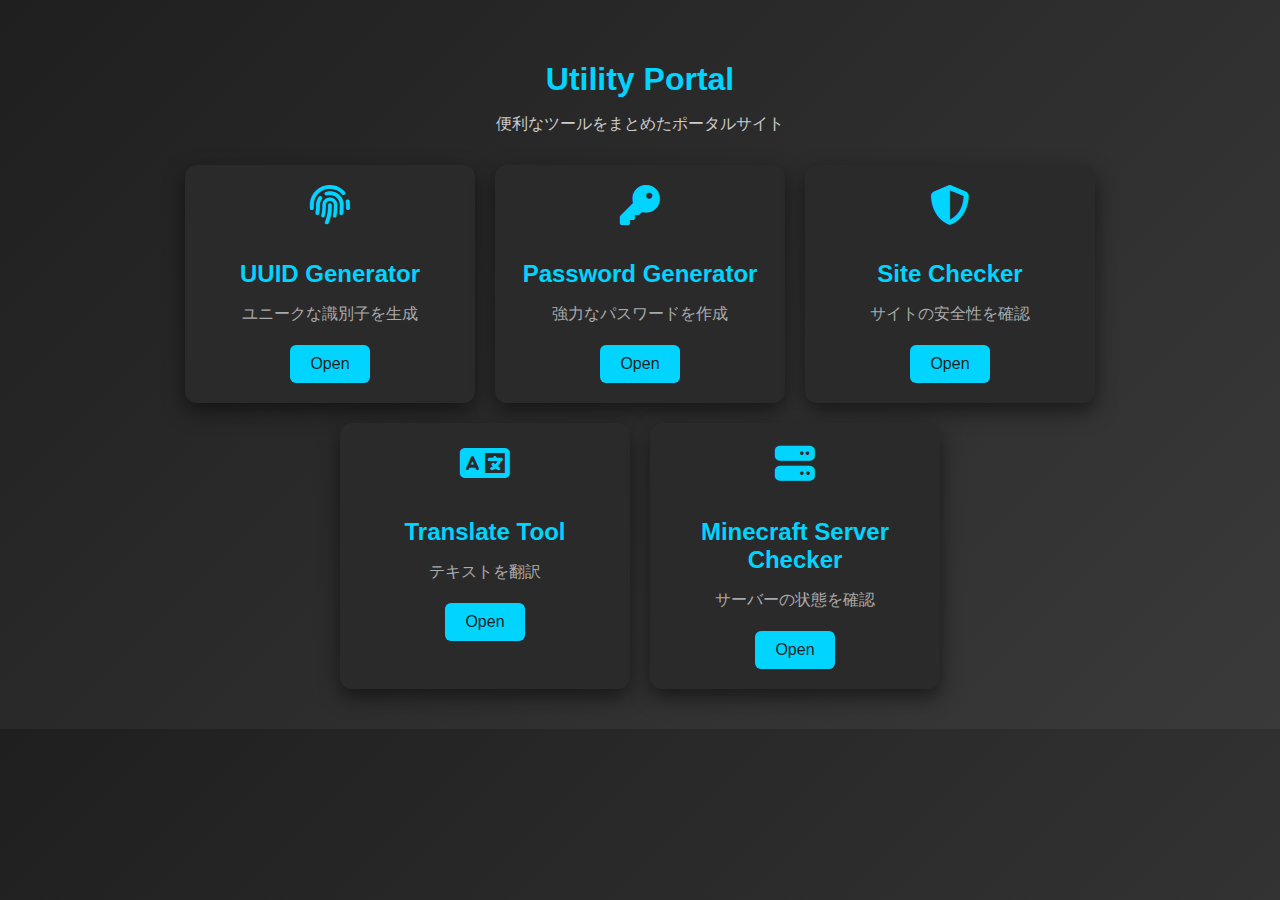
<file: index.html>
<!DOCTYPE html>
<html lang="ja">
<head>
  <meta charset="UTF-8">
  <title>Utility Portal</title>
  <link rel="stylesheet" href="style.css">
  <!-- Font Awesome アイコン -->
  <link rel="stylesheet" href="https://cdnjs.cloudflare.com/ajax/libs/font-awesome/6.5.0/css/all.min.css">
</head>
<body>
  <div class="container">
    <h1>Utility Portal</h1>
    <p>便利なツールをまとめたポータルサイト</p>

    <div class="card-grid">
      <div class="card">
        <i class="fa-solid fa-fingerprint icon"></i>
        <h2>UUID Generator</h2>
        <p>ユニークな識別子を生成</p>
        <a href="https://utility.takkunlego0916.f5.si/uuidgen" class="btn">Open</a>
      </div>

      <div class="card">
        <i class="fa-solid fa-key icon"></i>
        <h2>Password Generator</h2>
        <p>強力なパスワードを作成</p>
        <a href="https://utility.takkunlego0916.f5.si/passgen" class="btn">Open</a>
      </div>

      <div class="card">
        <i class="fa-solid fa-shield-halved icon"></i>
        <h2>Site Checker</h2>
        <p>サイトの安全性を確認</p>
        <a href="https://utility.takkunlego0916.f5.si/sitecheck" class="btn">Open</a>
      </div>

      <div class="card">
        <i class="fa-solid fa-language icon"></i>
        <h2>Translate Tool</h2>
        <p>テキストを翻訳</p>
        <a href="https://utility.takkunlego0916.f5.si/translate" class="btn">Open</a>
      </div>

      <div class="card">
        <i class="fa-solid fa-server icon"></i>
        <h2>Minecraft Server Checker</h2>
        <p>サーバーの状態を確認</p>
        <a href="https://utility.takkunlego0916.f5.si/mc/statuschecker" class="btn">Open</a>
      </div>
    </div>
  </div>
</body>
</html>
</file>
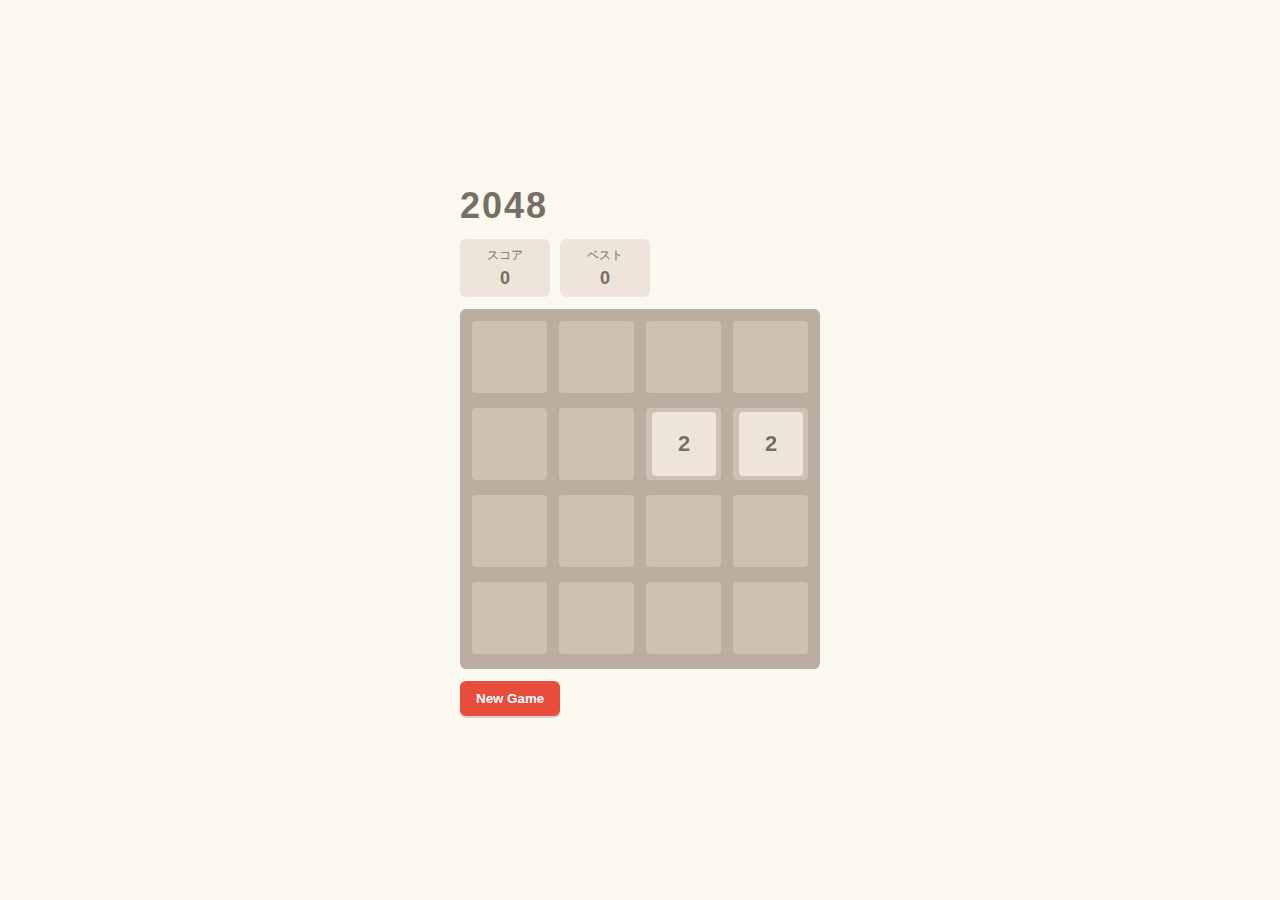
<file: 2048/index.html>
<!doctype html>
<html lang="ja">
<head>
  <meta charset="utf-8">
  <meta name="viewport" content="width=device-width,initial-scale=1">
  <title>2048</title>
  <link rel="stylesheet" href="style.css">
</head>
<body>
  <div id="container">
    <h1 class="title">2048</h1>
    <div class="scoreboard">
      <div class="score-box"><div class="label">スコア</div><div id="score" class="value">0</div></div>
      <div class="score-box"><div class="label">ベスト</div><div id="best" class="value">0</div></div>
    </div>
    <div id="board" class="board"></div>
    <div class="controls"><button id="new" class="btn-red">New Game</button></div>
  </div>
  <div id="overlay" class="overlay"><div class="panel"><h2 id="ov-title"></h2><div id="ov-msg"></div></div></div>
  <script src="app.js"></script>
</body>
</html>
</file>
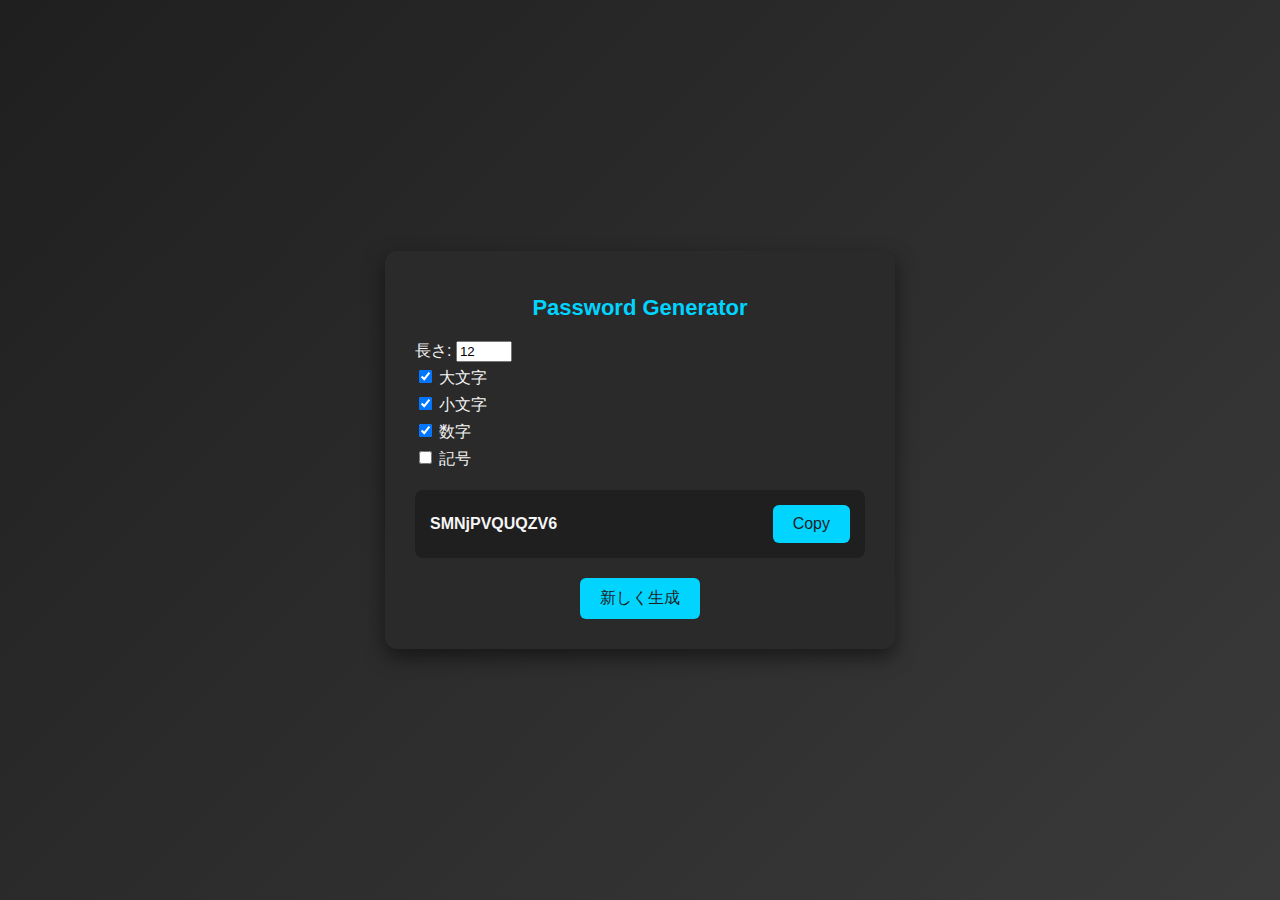
<file: passgen/index.html>
<!DOCTYPE html>
<html lang="ja">
<head>
  <meta charset="UTF-8">
  <title>Password Generator</title>
  <link rel="stylesheet" href="style.css">
</head>
<body>
  <div class="container">
    <h1>Password Generator</h1>

    <!-- 設定項目 -->
    <div class="settings">
      <label>長さ: <input type="number" id="length" value="12" min="6" max="64"></label>
      <label><input type="checkbox" id="includeUpper" checked> 大文字</label>
      <label><input type="checkbox" id="includeLower" checked> 小文字</label>
      <label><input type="checkbox" id="includeNumbers" checked> 数字</label>
      <label><input type="checkbox" id="includeSymbols"> 記号</label>
    </div>

    <!-- パスワード表示＋コピー -->
    <div class="password-box">
      <p id="passwordOutput">ここにパスワードが表示されます</p>
      <button id="copyBtn">Copy</button>
    </div>

    <!-- 新しく生成ボタン -->
    <button id="generateBtn">新しく生成</button>
  </div>

  <script src="script.js"></script>
</body>
</html>
</file>
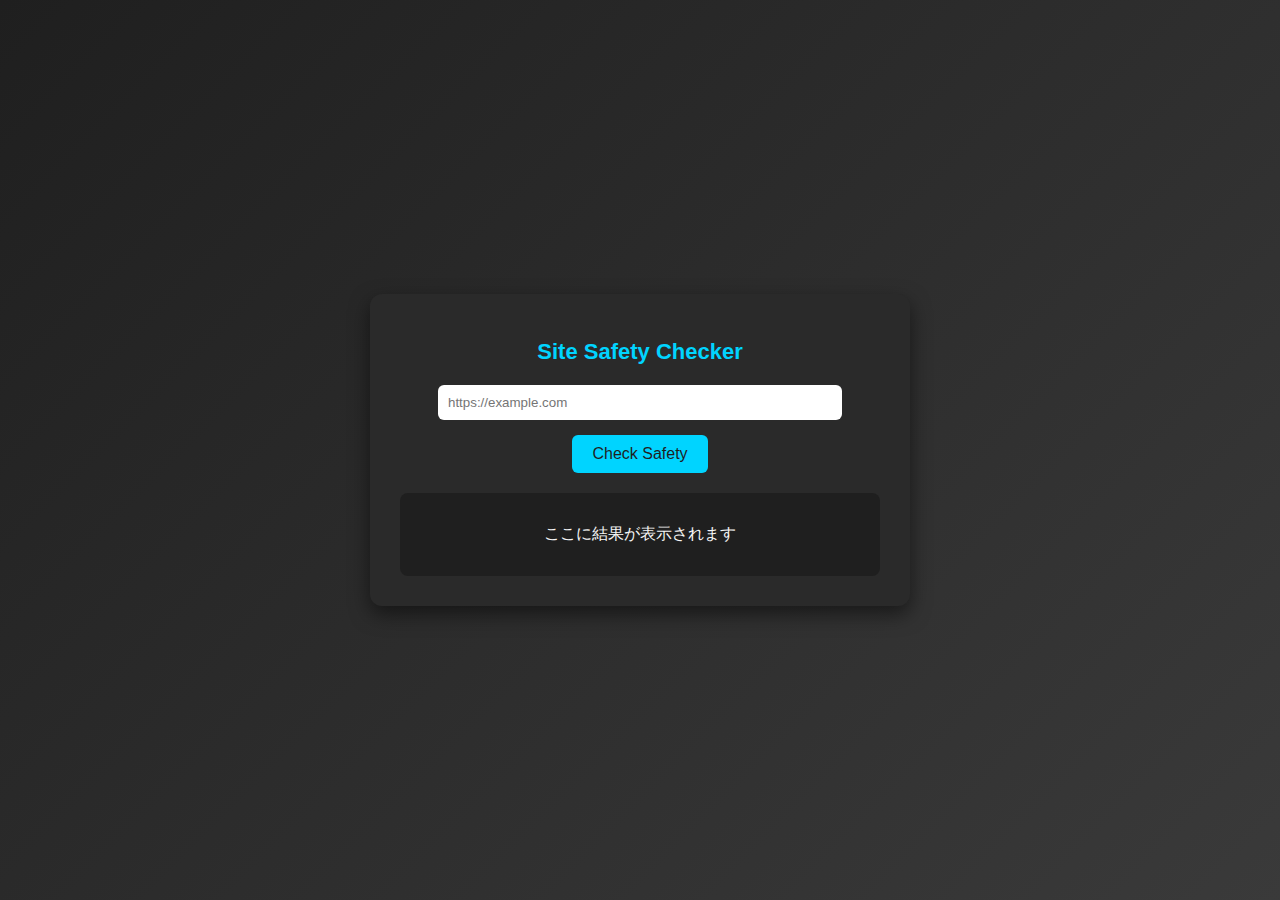
<file: sitecheck/index.html>
<!DOCTYPE html>
<html lang="ja">
<head>
  <meta charset="UTF-8">
  <title>Site Safety Checker</title>
  <link rel="stylesheet" href="style.css">
</head>
<body>
  <div class="container">
    <h1>Site Safety Checker</h1>
    <input type="text" id="urlInput" placeholder="https://example.com">
    <button id="checkBtn">Check Safety</button>

    <div class="result-box">
      <p id="result">ここに結果が表示されます</p>
    </div>
  </div>
  <script src="script.js"></script>
</body>
</html>
</file>
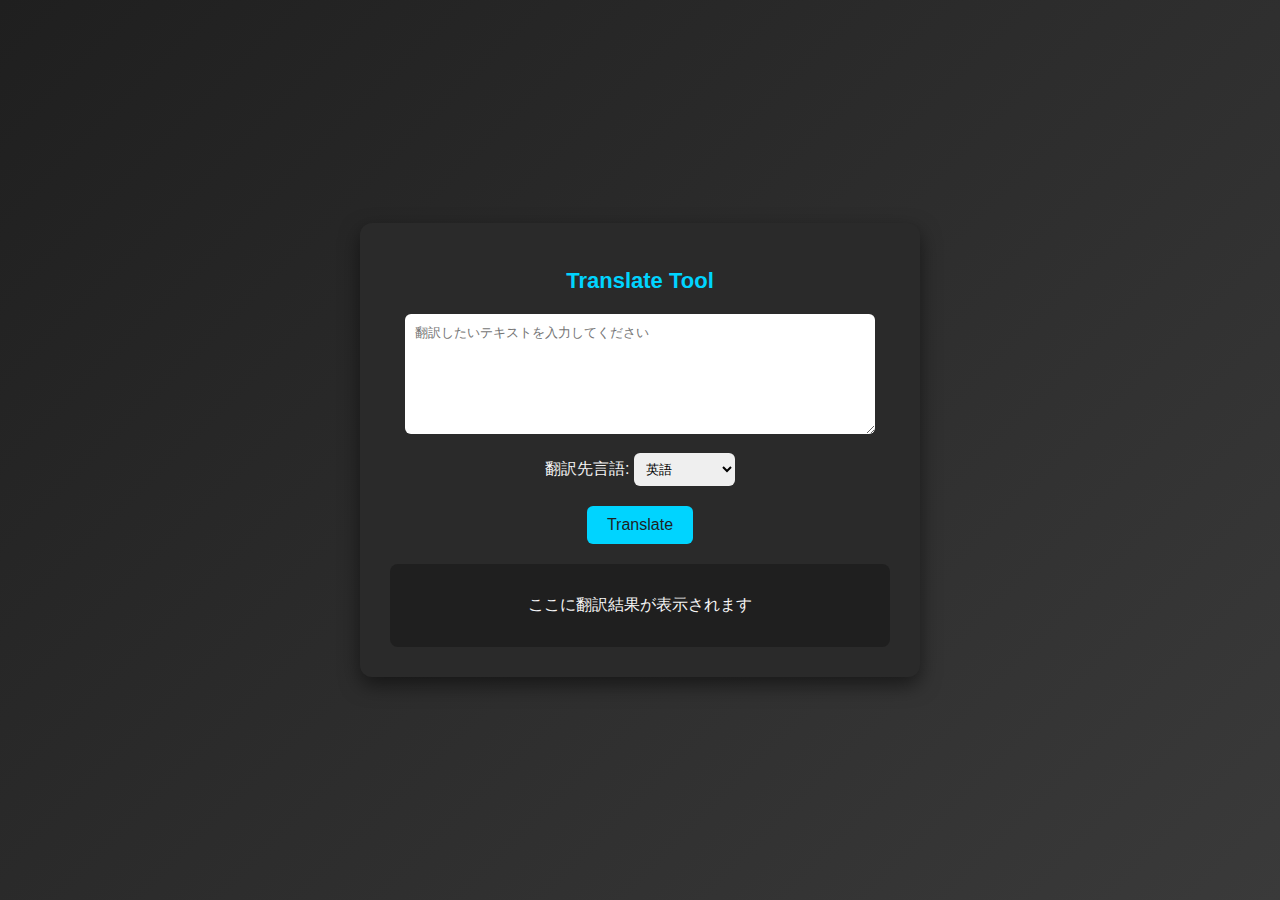
<file: translate/index.html>
<!DOCTYPE html>
<html lang="ja">
<head>
  <meta charset="UTF-8">
  <title>Translate Tool</title>
  <link rel="stylesheet" href="style.css">
</head>
<body>
  <div class="container">
    <h1>Translate Tool</h1>
    <textarea id="inputText" placeholder="翻訳したいテキストを入力してください"></textarea>

    <div class="settings">
      <label for="targetLang">翻訳先言語:</label>
      <select id="targetLang">
        <option value="en">英語</option>
        <option value="ja">日本語</option>
        <option value="fr">フランス語</option>
        <option value="de">ドイツ語</option>
        <option value="es">スペイン語</option>
        <option value="zh">中国語</option>
      </select>
    </div>

    <button id="translateBtn">Translate</button>

    <div class="result-box">
      <p id="result">ここに翻訳結果が表示されます</p>
    </div>
  </div>
  <script src="script.js"></script>
</body>
</html>
</file>
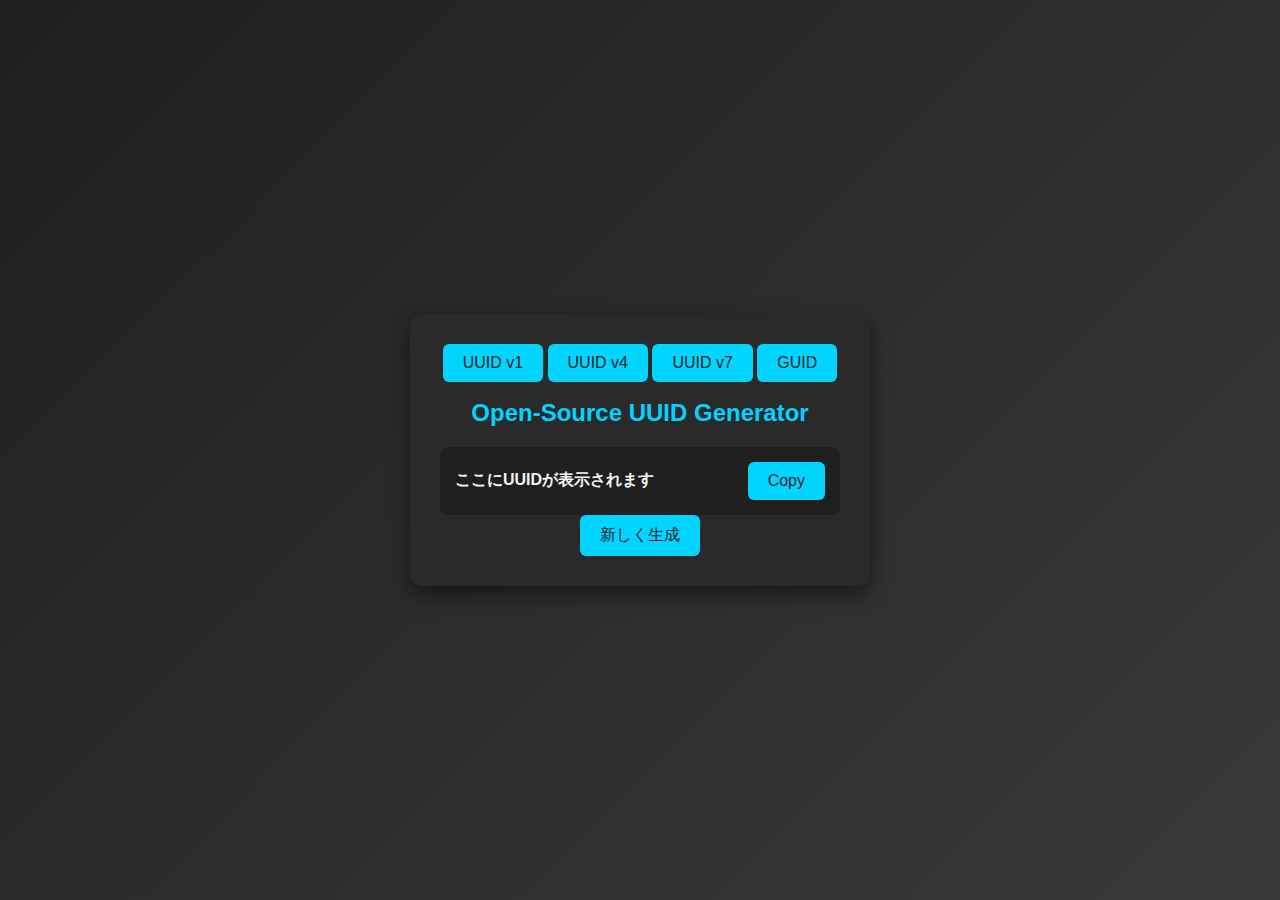
<file: uuidgen/index.html>
<!DOCTYPE html>
<html lang="ja">
<head>
  <meta charset="UTF-8">
  <title>Open-Source UUID Generator</title>
  <link rel="stylesheet" href="style.css">
</head>
<body>
  <div class="container">
    <!-- 上部: バージョン切り替えボタン -->
    <div class="version-buttons">
      <button data-type="v1">UUID v1</button>
      <button data-type="v4">UUID v4</button>
      <button data-type="v7">UUID v7</button>
      <button data-type="guid">GUID</button>
    </div>

    <!-- 中央タイトル -->
    <h1>Open-Source UUID Generator</h1>

    <!-- UUID表示＋コピー -->
    <div class="uuid-box">
      <p id="uuidOutput">ここにUUIDが表示されます</p>
      <button id="copyBtn">Copy</button>
    </div>

    <!-- 新しく生成ボタン -->
    <button id="generateBtn">新しく生成</button>
  </div>

  <script src="script.js"></script>
</body>
</html>
</file>
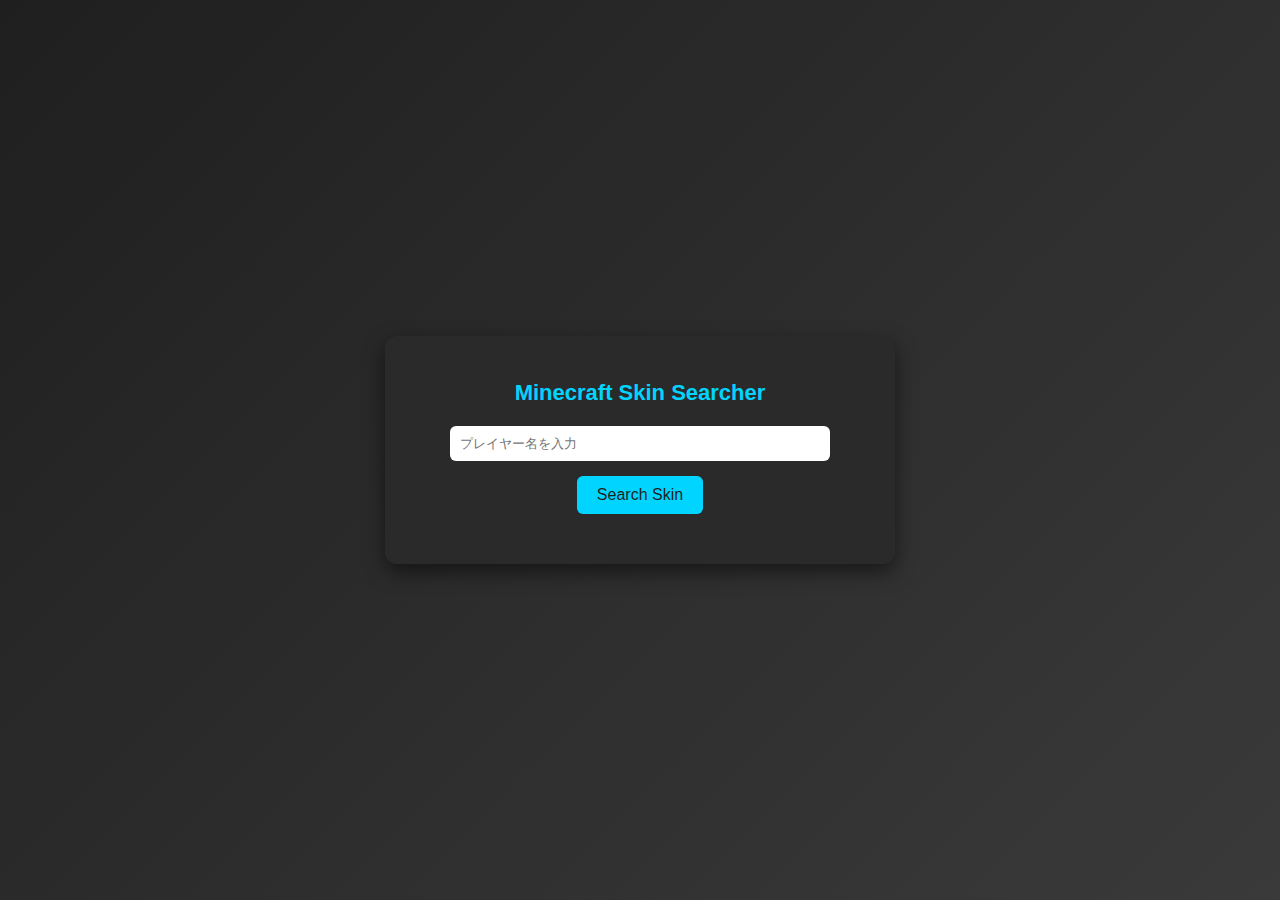
<file: mc/skinsearcher/index.html>
<!DOCTYPE html>
<html lang="ja">
<head>
  <meta charset="UTF-8">
  <title>Minecraft Skin Searcher</title>
  <link rel="stylesheet" href="style.css">
</head>
<body>
  <div class="container">
    <h1>Minecraft Skin Searcher</h1>
    <input type="text" id="playerInput" placeholder="プレイヤー名を入力">
    <button id="searchBtn">Search Skin</button>

    <div class="result-box">
      <p id="playerName"></p>
      <img id="skinFront" alt="Skin Front" style="display:none; width:128px; height:256px;">
      <img id="skinHead" alt="Skin Head" style="display:none; width:64px; height:64px;">
    </div>
  </div>
  <script src="script.js"></script>
</body>
</html>
</file>
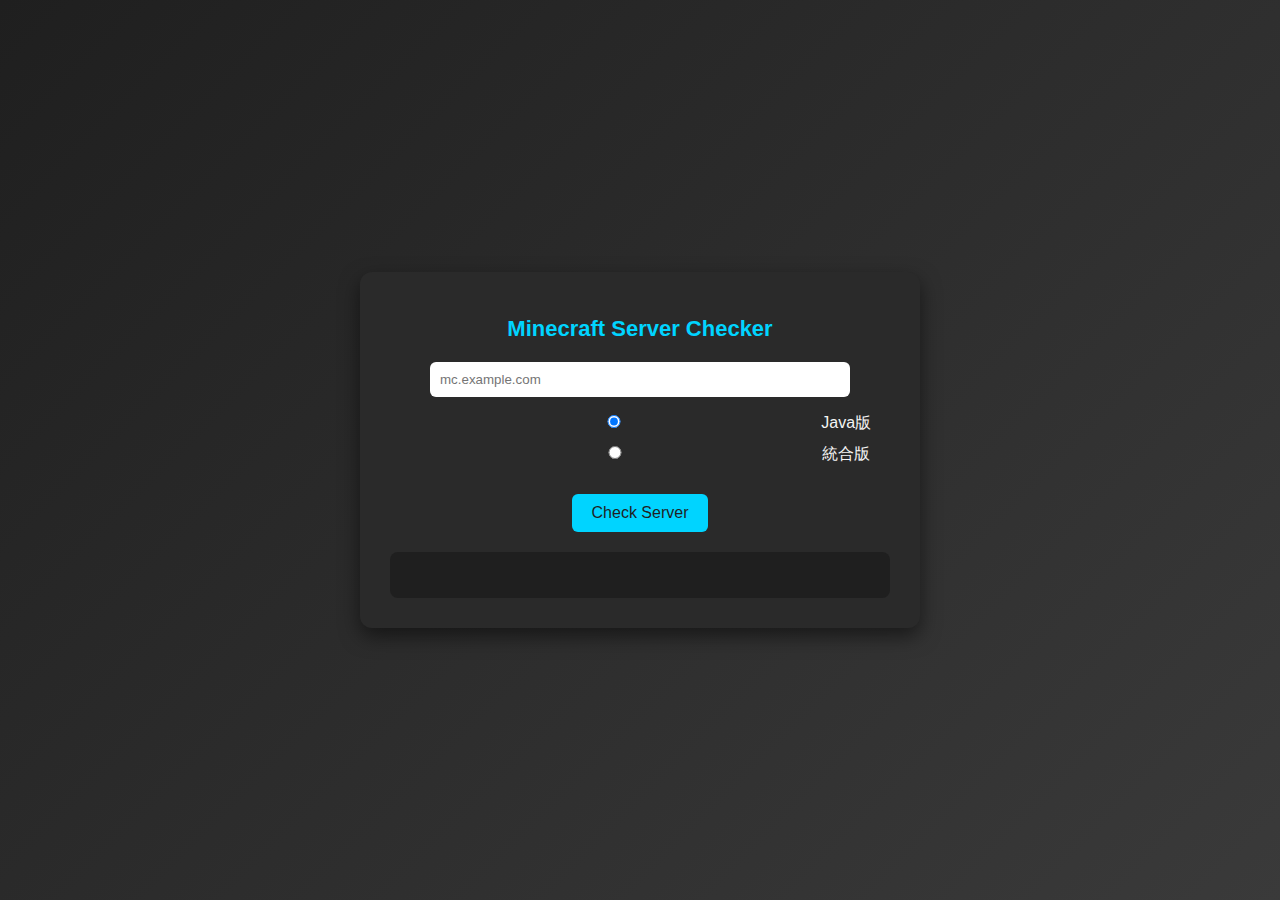
<file: mc/statuschecker/index.html>
<!DOCTYPE html>
<html lang="ja">
<head>
  <meta charset="UTF-8">
  <title>Minecraft Server Checker</title>
  <link rel="stylesheet" href="style.css">
</head>
<body>
  <div class="container">
    <h1>Minecraft Server Checker</h1>
    <input type="text" id="serverInput" placeholder="mc.example.com">

    <div class="settings">
      <label><input type="radio" name="edition" value="java" checked> Java版</label>
      <label><input type="radio" name="edition" value="bedrock"> 統合版</label>
    </div>

    <!-- 統合版選択時のみ表示されるポート入力欄 -->
    <div id="portBox" style="display:none;">
      <label>ポート: <input type="number" id="portInput" value="19132" min="1" max="65535"></label>
    </div>

    <button id="checkBtn">Check Server</button>

    <div class="result-box">
      <img id="serverIcon" alt="Server Icon" style="display:none; width:64px; height:64px;">
      <p id="serverName"></p>
      <p id="serverDesc"></p>
      <p id="serverVersion"></p>
      <p id="serverPlayers"></p>
      <p id="serverTPS"></p>
      <p id="serverPing"></p>
    </div>
  </div>
  <script src="script.js"></script>
</body>
</html>
</file>
<file: style.css>
body {
  font-family: 'Segoe UI', Roboto, sans-serif;
  background: linear-gradient(135deg, #1f1f1f, #3a3a3a);
  color: #f5f5f5;
  margin: 0;
  padding: 0;
  text-align: center;
}

.container {
  padding: 40px;
}

h1 {
  color: #00d4ff;
  margin-bottom: 10px;
}

p {
  margin-bottom: 30px;
  color: #ccc;
}

.card-grid {
  display: flex;
  justify-content: center;
  gap: 20px;
  flex-wrap: wrap;
}

.card {
  background: #2a2a2a;
  padding: 20px;
  border-radius: 12px;
  box-shadow: 0 8px 20px rgba(0,0,0,0.5);
  width: 250px;
  text-align: center;
  transition: transform 0.3s;
}

.card:hover {
  transform: translateY(-5px);
}

.card h2 {
  color: #00d4ff;
  margin-bottom: 10px;
}

.card p {
  color: #aaa;
  margin-bottom: 20px;
}

.icon {
  font-size: 40px;
  color: #00d4ff;
  margin-bottom: 15px;
}

.btn {
  display: inline-block;
  background: #00d4ff;
  color: #1f1f1f;
  padding: 10px 20px;
  border-radius: 6px;
  text-decoration: none;
  transition: 0.3s;
}

.btn:hover {
  background: #00aacc;
}
</file>
<file: 2048/style.css>
:root{
  --bg:#faf8ef;
  --board:#bbada0;
  --cell:#cdc1b4;
  --tile-dark:#776e65;
  --tile-light:#f9f6f2;
  --btn:#e74c3c;
}

*{box-sizing:border-box}
html,body{height:100%}
body{
  margin:0;
  font-family: "Helvetica Neue", Arial, "Hiragino Kaku Gothic ProN", "Noto Sans JP", sans-serif;
  background:var(--bg);
  color:var(--tile-dark);
  display:flex;
  align-items:center;
  justify-content:center;
  padding:20px;
}

#container{ width:360px; max-width:95vw; }
.title{ margin:0 0 12px 0; font-size:36px; letter-spacing:2px; text-align:left; }

.scoreboard{ display:flex; gap:10px; margin-bottom:12px; }
.score-box{ background:#eee4da; padding:8px 12px; border-radius:6px; text-align:center; min-width:90px; }
.score-box .label{ font-size:12px; color:#776e65; }
.score-box .value{ font-weight:700; font-size:18px; margin-top:4px; }

.board{
  background:var(--board);
  padding:12px;
  border-radius:6px;
  display:grid;
  grid-template-columns:repeat(4,1fr);
  gap:12px;
  touch-action: none;
}
.cell{
  background:var(--cell);
  height:72px;
  border-radius:4px;
  display:flex;
  align-items:center;
  justify-content:center;
}
.tile{
  min-width:64px;
  height:64px;
  border-radius:4px;
  display:flex;
  align-items:center;
  justify-content:center;
  font-weight:700;
  font-size:22px;
  color:var(--tile-light);
  transition: transform .12s ease, background .12s ease, opacity .12s ease;
  will-change: transform, opacity;
  pointer-events:none; /* ← タイルがタッチを奪わないように */
}
.tile.pop{ animation: pop .12s ease; }
@keyframes pop{ 0%{transform:scale(.3);opacity:0} 60%{transform:scale(1.08);opacity:1} 100%{transform:scale(1)} }

.tile-2{ background:#eee4da; color:#776e65; }
.tile-4{ background:#ede0c8; color:#776e65; }
.tile-8{ background:#f2b179; }
.tile-16{ background:#f59563; }
.tile-32{ background:#f67c5f; }
.tile-64{ background:#f65e3b; }
.tile-128{ background:#edcf72; color:#776e65; font-size:18px; }
.tile-256{ background:#edcc61; color:#776e65; font-size:18px; }
.tile-512{ background:#edc850; color:#776e65; font-size:18px; }
.tile-1024{ background:#edc53f; color:#776e65; font-size:16px; }
.tile-2048{ background:#edc22e; color:#776e65; font-size:16px; }

.controls{ margin-top:12px; display:flex; justify-content:flex-start; }
.btn-red{ background:var(--btn); color:white; border:none; padding:10px 16px; border-radius:6px; font-weight:700; cursor:pointer; box-shadow:0 2px 0 rgba(0,0,0,0.15); }
.btn-red:active{ transform:translateY(1px) }

@media (max-width:420px){
  .tile{ min-width:56px; height:56px; font-size:18px }
  .cell{ height:60px }
}

/* オーバーレイ */
.overlay{
  position:fixed; inset:0; display:flex;align-items:center;justify-content:center;
  background:rgba(0,0,0,0.45); z-index:50; visibility:hidden; opacity:0; transition:opacity .18s;
  pointer-events:none;
}
.overlay.show{ visibility:visible; opacity:1; pointer-events:auto; }
.overlay .panel{ background:white;padding:20px;border-radius:8px;text-align:center; min-width:260px; }
.overlay .panel h2{ margin:0 0 8px 0 }
.overlay .panel button{ margin-top:12px; padding:8px 12px; border-radius:6px; }

.board {
  position: relative;
  width: 360px;
  height: 360px;
}

.tile {
  position: absolute;
  transition: transform .18s cubic-bezier(.2,.8,.2,1);
}
</file>
<file: passgen/style.css>
body {
  font-family: 'Segoe UI', Roboto, sans-serif;
  background: linear-gradient(135deg, #1f1f1f, #3a3a3a);
  color: #f5f5f5;
  display: flex;
  justify-content: center;
  align-items: center;
  height: 100vh;
  margin: 0;
}

.container {
  background: #2a2a2a;
  padding: 30px;
  border-radius: 12px;
  box-shadow: 0 8px 20px rgba(0,0,0,0.5);
  text-align: center;
  width: 450px;
}

h1 {
  margin-bottom: 20px;
  font-size: 22px;
  color: #00d4ff;
}

.settings {
  text-align: left;
  margin-bottom: 20px;
}

.settings label {
  display: block;
  margin: 5px 0;
}

.password-box {
  margin: 20px 0;
  background: #1f1f1f;
  padding: 15px;
  border-radius: 8px;
  display: flex;
  justify-content: space-between;
  align-items: center;
}

#passwordOutput {
  font-weight: bold;
  font-size: 16px;
  word-break: break-all;
  margin: 0;
  color: #f5f5f5;
}

button {
  background: #00d4ff;
  border: none;
  color: #1f1f1f;
  padding: 10px 20px;
  font-size: 16px;
  border-radius: 6px;
  cursor: pointer;
  transition: 0.3s;
}

button:hover {
  background: #00aacc;
}
</file>
<file: sitecheck/style.css>
body {
  font-family: 'Segoe UI', Roboto, sans-serif;
  background: linear-gradient(135deg, #1f1f1f, #3a3a3a);
  color: #f5f5f5;
  display: flex;
  justify-content: center;
  align-items: center;
  height: 100vh;
  margin: 0;
}

.container {
  background: #2a2a2a;
  padding: 30px;
  border-radius: 12px;
  box-shadow: 0 8px 20px rgba(0,0,0,0.5);
  text-align: center;
  width: 480px;
}

h1 {
  margin-bottom: 20px;
  font-size: 22px;
  color: #00d4ff;
}

input {
  width: 80%;
  padding: 10px;
  border-radius: 6px;
  border: none;
  margin-bottom: 15px;
}

button {
  background: #00d4ff;
  border: none;
  color: #1f1f1f;
  padding: 10px 20px;
  font-size: 16px;
  border-radius: 6px;
  cursor: pointer;
  transition: 0.3s;
}

button:hover {
  background: #00aacc;
}

.result-box {
  margin-top: 20px;
  background: #1f1f1f;
  padding: 15px;
  border-radius: 8px;
}
</file>
<file: translate/style.css>
body {
  font-family: 'Segoe UI', Roboto, sans-serif;
  background: linear-gradient(135deg, #1f1f1f, #3a3a3a);
  color: #f5f5f5;
  display: flex;
  justify-content: center;
  align-items: center;
  height: 100vh;
  margin: 0;
}

.container {
  background: #2a2a2a;
  padding: 30px;
  border-radius: 12px;
  box-shadow: 0 8px 20px rgba(0,0,0,0.5);
  text-align: center;
  width: 500px;
}

h1 {
  margin-bottom: 20px;
  font-size: 22px;
  color: #00d4ff;
}

textarea {
  width: 90%;
  height: 100px;
  padding: 10px;
  border-radius: 6px;
  border: none;
  margin-bottom: 15px;
}

.settings {
  margin-bottom: 20px;
}

select {
  padding: 8px;
  border-radius: 6px;
  border: none;
}

button {
  background: #00d4ff;
  border: none;
  color: #1f1f1f;
  padding: 10px 20px;
  font-size: 16px;
  border-radius: 6px;
  cursor: pointer;
  transition: 0.3s;
}

button:hover {
  background: #00aacc;
}

.result-box {
  margin-top: 20px;
  background: #1f1f1f;
  padding: 15px;
  border-radius: 8px;
}
</file>
<file: uuidgen/style.css>
body {
  font-family: 'Segoe UI', Roboto, sans-serif;
  background: linear-gradient(135deg, #1f1f1f, #3a3a3a);
  color: #f5f5f5;
  display: flex;
  justify-content: center;
  align-items: center;
  height: 100vh;
  margin: 0;
}

.container {
  background: #2a2a2a;
  padding: 30px;
  border-radius: 12px;
  box-shadow: 0 8px 20px rgba(0,0,0,0.5);
  text-align: center;
  width: 400px;
}

h1 {
  margin-bottom: 20px;
  font-size: 24px;
  color: #00d4ff;
}

button {
  background: #00d4ff;
  border: none;
  color: #1f1f1f;
  padding: 10px 20px;
  font-size: 16px;
  border-radius: 6px;
  cursor: pointer;
  transition: 0.3s;
}

button:hover {
  background: #00aacc;
}

.uuid-box {
  margin-top: 20px;
  background: #1f1f1f;
  padding: 15px;
  border-radius: 8px;
  display: flex;
  justify-content: space-between;
  align-items: center;
}

#uuidOutput {
  font-weight: bold;
  font-size: 16px;
  word-break: break-all;
  margin: 0;
  color: #f5f5f5;
}
</file>
<file: mc/skinsearcher/style.css>
body {
  font-family: 'Segoe UI', Roboto, sans-serif;
  background: linear-gradient(135deg, #1f1f1f, #3a3a3a);
  color: #f5f5f5;
  display: flex;
  justify-content: center;
  align-items: center;
  height: 100vh;
  margin: 0;
}

.container {
  background: #2a2a2a;
  padding: 30px;
  border-radius: 12px;
  box-shadow: 0 8px 20px rgba(0,0,0,0.5);
  text-align: center;
  width: 450px;
}

h1 {
  margin-bottom: 20px;
  font-size: 22px;
  color: #00d4ff;
}

input {
  width: 80%;
  padding: 10px;
  border-radius: 6px;
  border: none;
  margin-bottom: 15px;
}

button {
  background: #00d4ff;
  border: none;
  color: #1f1f1f;
  padding: 10px 20px;
  font-size: 16px;
  border-radius: 6px;
  cursor: pointer;
  transition: 0.3s;
}

button:hover {
  background: #00aacc;
}

.result-box {
  margin-top: 20px;
}
</file>
<file: mc/statuschecker/style.css>
body {
  font-family: 'Segoe UI', Roboto, sans-serif;
  background: linear-gradient(135deg, #1f1f1f, #3a3a3a);
  color: #f5f5f5;
  display: flex;
  justify-content: center;
  align-items: center;
  height: 100vh;
  margin: 0;
}

.container {
  background: #2a2a2a;
  padding: 30px;
  border-radius: 12px;
  box-shadow: 0 8px 20px rgba(0,0,0,0.5);
  text-align: center;
  width: 500px;
}

h1 {
  margin-bottom: 20px;
  font-size: 22px;
  color: #00d4ff;
}

input {
  width: 80%;
  padding: 10px;
  border-radius: 6px;
  border: none;
  margin-bottom: 15px;
}

.settings {
  margin-bottom: 20px;
}

button {
  background: #00d4ff;
  border: none;
  color: #1f1f1f;
  padding: 10px 20px;
  font-size: 16px;
  border-radius: 6px;
  cursor: pointer;
  transition: 0.3s;
}

button:hover {
  background: #00aacc;
}

.result-box {
  margin-top: 20px;
  background: #1f1f1f;
  padding: 15px;
  border-radius: 8px;
}
</file>
